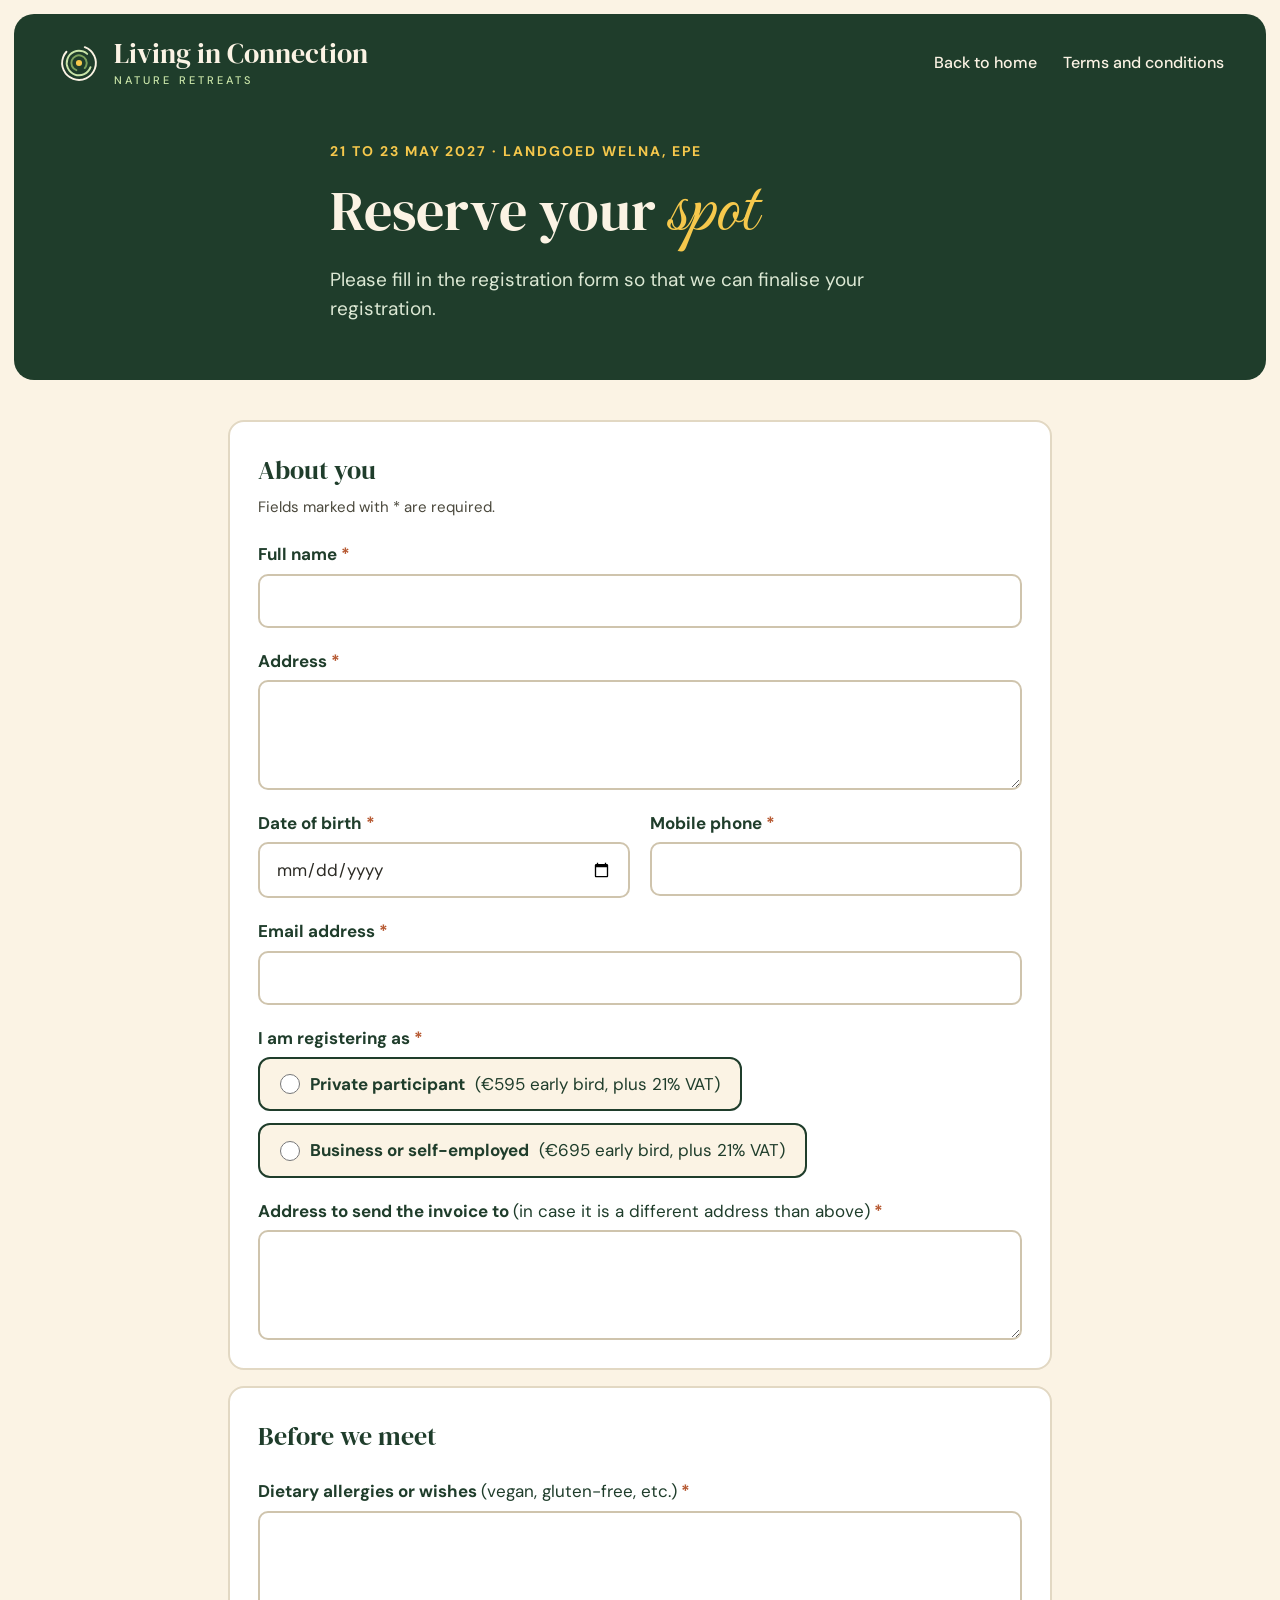
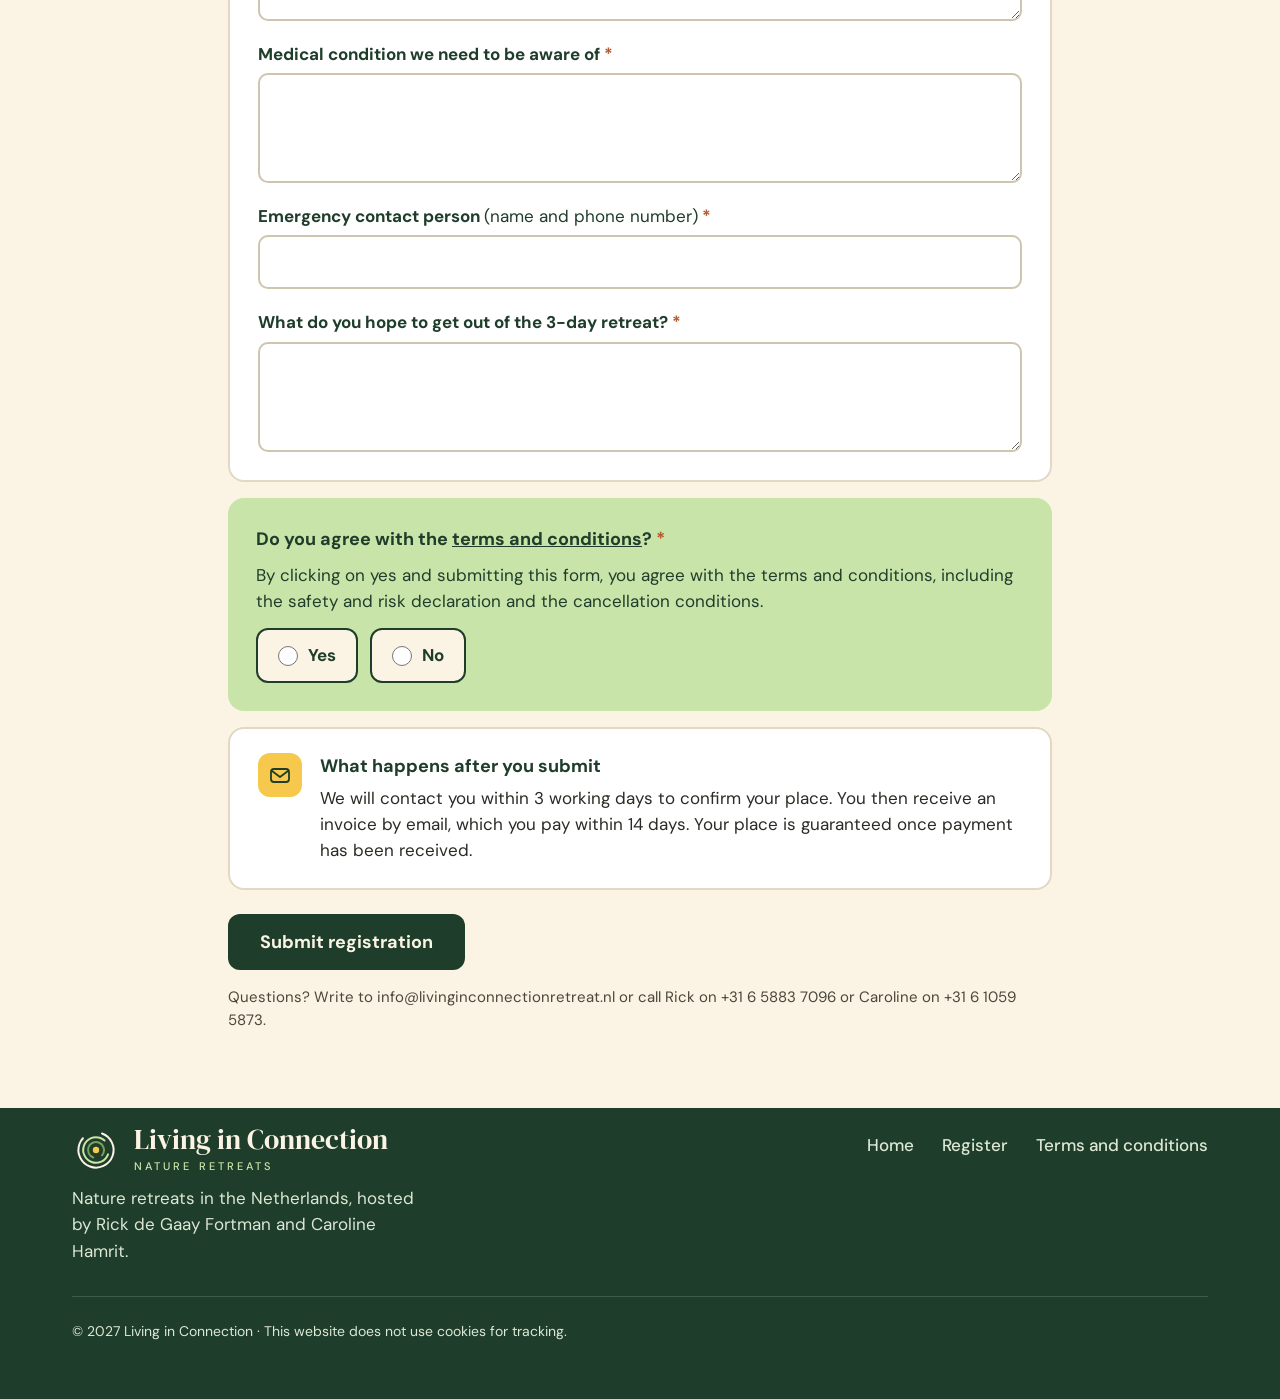
<file: register/index.html>
<!doctype html>
<html lang="en">
<head>
<meta charset="utf-8">
<meta name="viewport" content="width=device-width,initial-scale=1">
<title>Reserve your spot | Living in Connection</title>
<meta name="description" content="Register for the Living in Connection nature retreat, 21 to 23 May 2027 at Landgoed Welna, Epe.">
<link rel="canonical" href="https://livinginconnectionretreat.nl/register/">
<link rel="icon" href="/favicon.svg" type="image/svg+xml">
<meta property="og:type" content="website"><meta property="og:title" content="Reserve your spot | Living in Connection"><meta property="og:description" content="Register for the Living in Connection nature retreat, 21 to 23 May 2027 at Landgoed Welna, Epe."><meta property="og:url" content="https://livinginconnectionretreat.nl/register/"><meta property="og:image" content="https://livinginconnectionretreat.nl/images/hero.jpg">
<link rel="preload" href="/fonts/dm-serif-display-latin-400-normal.woff2" as="font" type="font/woff2" crossorigin>
<link rel="stylesheet" href="/fonts/fonts.css">
<link rel="stylesheet" href="/css/style.css?v=6">
</head>
<body>
<header class="hero plain"><div class="topbar"><a class="brand" href="/" aria-label="Living in Connection, home"><svg viewBox="0 0 120 120" width="46" height="46" aria-hidden="true" style="display:block;flex:0 0 46px"><circle cx="60" cy="60" r="44" fill="none" stroke="#FBF3E4" stroke-width="5" stroke-linecap="round" stroke-dasharray="222.7 53.8" transform="rotate(-70 60 60)"/><circle cx="60" cy="60" r="32" fill="none" stroke="#C9E4A8" stroke-width="5" stroke-linecap="round" stroke-dasharray="162 39.1" transform="rotate(20 60 60)"/><circle cx="60" cy="60" r="20" fill="none" stroke="#7BA05B" stroke-width="5" stroke-linecap="round" stroke-dasharray="101.2 24.5" transform="rotate(110 60 60)"/><circle cx="60" cy="60" r="8" fill="#F6C84C"/></svg><span><span class="t1">Living in Connection</span><span class="t2">Nature retreats</span></span></a><nav class="main" aria-label="Main"><a href="/">Back to home</a><a href="/terms-and-conditions/">Terms and conditions</a></nav></div>
<div class="pagehead"><p class="kick" style="margin:0 0 10px;font-weight:700;letter-spacing:.14em;text-transform:uppercase;font-size:14px;color:#F6C84C">21 to 23 May 2027 · Landgoed Welna, Epe</p>
<h1>Reserve your <span class="sc">spot</span></h1><p style="margin:14px 0 0;max-width:620px;color:#DCE8D4;font-size:19px">Please fill in the registration form so that we can finalise your registration.</p></div></header>
<main style="max-width:880px;margin:40px auto 0;padding:0 28px 24px">
<form id="reg" method="post" action="/register.php" style="display:flex;flex-direction:column;gap:16px">
<div id="err" class="err" role="alert" hidden>Something went wrong. Please check all required fields and agree with the terms and conditions, or write to info@livinginconnectionretreat.nl.</div>
<div class="box"><p class="serif" style="margin:0 0 6px;font-size:26px;color:var(--forest)">About you</p><p style="margin:0 0 22px;font-size:15px;color:#4A483C">Fields marked with * are required.</p>
<div style="display:flex;flex-direction:column;gap:20px">
<div class="field"><label for="fullname">Full name <span class="req">*</span></label><input id="fullname" name="fullname" type="text" autocomplete="name" required></div>
<div class="field"><label for="address">Address <span class="req">*</span></label><textarea id="address" name="address" autocomplete="street-address" required></textarea></div>
<div style="display:flex;flex-wrap:wrap;gap:20px"><div class="field" style="flex:1 1 220px;min-width:0"><label for="dob">Date of birth <span class="req">*</span></label><input id="dob" name="dob" type="date" autocomplete="bday" required></div>
<div class="field" style="flex:1 1 220px;min-width:0"><label for="phone">Mobile phone <span class="req">*</span></label><input id="phone" name="phone" type="tel" autocomplete="tel" required></div></div>
<div class="field"><label for="email">Email address <span class="req">*</span></label><input id="email" name="email" type="email" autocomplete="email" required></div>
<fieldset class="field" style="border:0;margin:0;padding:0;min-width:0"><legend style="padding:0;margin-bottom:6px;font-weight:700;color:var(--forest)">I am registering as <span class="req">*</span></legend>
<div style="display:flex;flex-wrap:wrap;gap:12px"><label class="opt"><input type="radio" name="booking_as" value="private" id="as-private" required>Private participant <span style="font-weight:400" data-late="(€695, plus 21% VAT)">(€595 early bird, plus 21% VAT)</span></label><label class="opt"><input type="radio" name="booking_as" value="business" id="as-business">Business or self-employed <span style="font-weight:400" data-late="(€795, plus 21% VAT)">(€695 early bird, plus 21% VAT)</span></label></div></fieldset>
<div id="company-fields" hidden style="flex-direction:column;gap:20px">
<div class="field"><label for="company">Company name <span class="req">*</span></label><input id="company" name="company" type="text" autocomplete="organization"></div>
<div class="field"><label for="vatnr">VAT number <small>(optional, shown on the invoice)</small></label><input id="vatnr" name="vatnr" type="text"></div>
</div>
<div class="field"><label for="invoice">Address to send the invoice to <small>(in case it is a different address than above)</small> <span class="req">*</span></label><textarea id="invoice" name="invoice" required></textarea></div>
</div></div>
<div class="box"><p class="serif" style="margin:0 0 22px;font-size:26px;color:var(--forest)">Before we meet</p><div style="display:flex;flex-direction:column;gap:20px">
<div class="field"><label for="diet">Dietary allergies or wishes <small>(vegan, gluten-free, etc.)</small> <span class="req">*</span></label><textarea id="diet" name="diet" required></textarea></div>
<div class="field"><label for="medical">Medical condition we need to be aware of <span class="req">*</span></label><textarea id="medical" name="medical" required></textarea></div>
<div class="field"><label for="emergency">Emergency contact person <small>(name and phone number)</small> <span class="req">*</span></label><input id="emergency" name="emergency" type="text" required></div>
<div class="field"><label for="hope">What do you hope to get out of the 3-day retreat? <span class="req">*</span></label><textarea id="hope" name="hope" required></textarea></div></div></div>
<div style="background:var(--moss);border-radius:16px;padding:28px"><fieldset style="border:0;margin:0;padding:0;min-width:0"><legend style="padding:0;font-weight:700;color:var(--forest);font-size:18px">Do you agree with the <a href="/terms-and-conditions/" target="_blank" rel="noopener" style="text-decoration:underline">terms and conditions</a>? <span class="req">*</span></legend>
<p style="margin:8px 0 14px;color:var(--forest)">By clicking on yes and submitting this form, you agree with the terms and conditions, including the safety and risk declaration and the cancellation conditions.</p>
<div style="display:flex;flex-wrap:wrap;gap:12px"><label class="opt"><input type="radio" name="agree" value="yes" id="agree-yes">Yes</label><label class="opt"><input type="radio" name="agree" value="no" id="agree-no">No</label></div>
<p id="warn" role="alert" hidden style="margin:14px 0 0;padding:12px 16px;border-radius:10px;background:var(--cream);border:2px solid var(--clay);color:#7A3317;font-weight:500">To complete your registration you need to agree with the terms and conditions.</p></fieldset></div>
<div class="hp" aria-hidden="true"><label>Leave this empty <input type="text" name="website" tabindex="-1" autocomplete="off"></label></div>
<div class="box" style="padding:24px 28px;display:flex;gap:18px;align-items:flex-start"><div style="flex:0 0 44px;width:44px;height:44px;border-radius:12px;background:#F6C84C;color:#1F3D2B;display:flex;align-items:center;justify-content:center"><svg viewBox="0 0 24 24" width="24" height="24" fill="none" stroke="currentColor" stroke-width="1.8" stroke-linecap="round" stroke-linejoin="round" aria-hidden="true"><rect x="3" y="6" width="18" height="13" rx="3"/><path d="M4 8l8 6 8-6"/></svg></div>
<div style="flex:1;min-width:0"><p style="margin:0 0 4px;font-weight:700;color:var(--forest);font-size:18px">What happens after you submit</p><p style="margin:0">We will contact you within 3 working days to confirm your place. You then receive an invoice by email, which you pay within 14 days. Your place is guaranteed once payment has been received.</p></div></div>
<div style="display:flex;flex-wrap:wrap;gap:16px;align-items:center;padding:8px 0 4px"><button class="btn" type="submit" style="min-height:48px;padding:16px 32px">Submit registration</button><p style="margin:0;font-size:15px;color:#4A483C">Questions? Write to info@livinginconnectionretreat.nl or call Rick on +31 6 5883 7096 or Caroline on +31 6 1059 5873.</p></div>
</form></main>
<div style="height:48px"></div>
<footer style="background:var(--cream)">

<div class="foot"><div class="in">
<div style="flex:1 1 300px;min-width:0"><div style="display:flex;align-items:center;gap:14px;margin:0 0 10px"><svg viewBox="0 0 120 120" width="48" height="48" aria-hidden="true" style="display:block;flex:0 0 48px"><circle cx="60" cy="60" r="44" fill="none" stroke="#FBF3E4" stroke-width="5" stroke-linecap="round" stroke-dasharray="222.7 53.8" transform="rotate(-70 60 60)"/><circle cx="60" cy="60" r="32" fill="none" stroke="#C9E4A8" stroke-width="5" stroke-linecap="round" stroke-dasharray="162 39.1" transform="rotate(20 60 60)"/><circle cx="60" cy="60" r="20" fill="none" stroke="#7BA05B" stroke-width="5" stroke-linecap="round" stroke-dasharray="101.2 24.5" transform="rotate(110 60 60)"/><circle cx="60" cy="60" r="8" fill="#F6C84C"/></svg><span><span class="serif" style="display:block;font-size:28px;line-height:1.1;color:#FBF3E4">Living in Connection</span><span style="display:block;font-size:11px;font-weight:500;letter-spacing:.28em;text-transform:uppercase;color:#C9E4A8;margin-top:3px">Nature retreats</span></span></div>
<p style="margin:0;max-width:360px">Nature retreats in the Netherlands, hosted by Rick de Gaay Fortman and Caroline Hamrit.</p></div>
<nav aria-label="Footer"><a href="/">Home</a><a href="/register/">Register</a><a href="/terms-and-conditions/">Terms and conditions</a></nav>
<p class="copy">© 2027 Living in Connection · This website does not use cookies for tracking.</p>
</div></div>
</footer>
<script src="/js/main.js?v=7" defer></script>
</body></html>
</file>
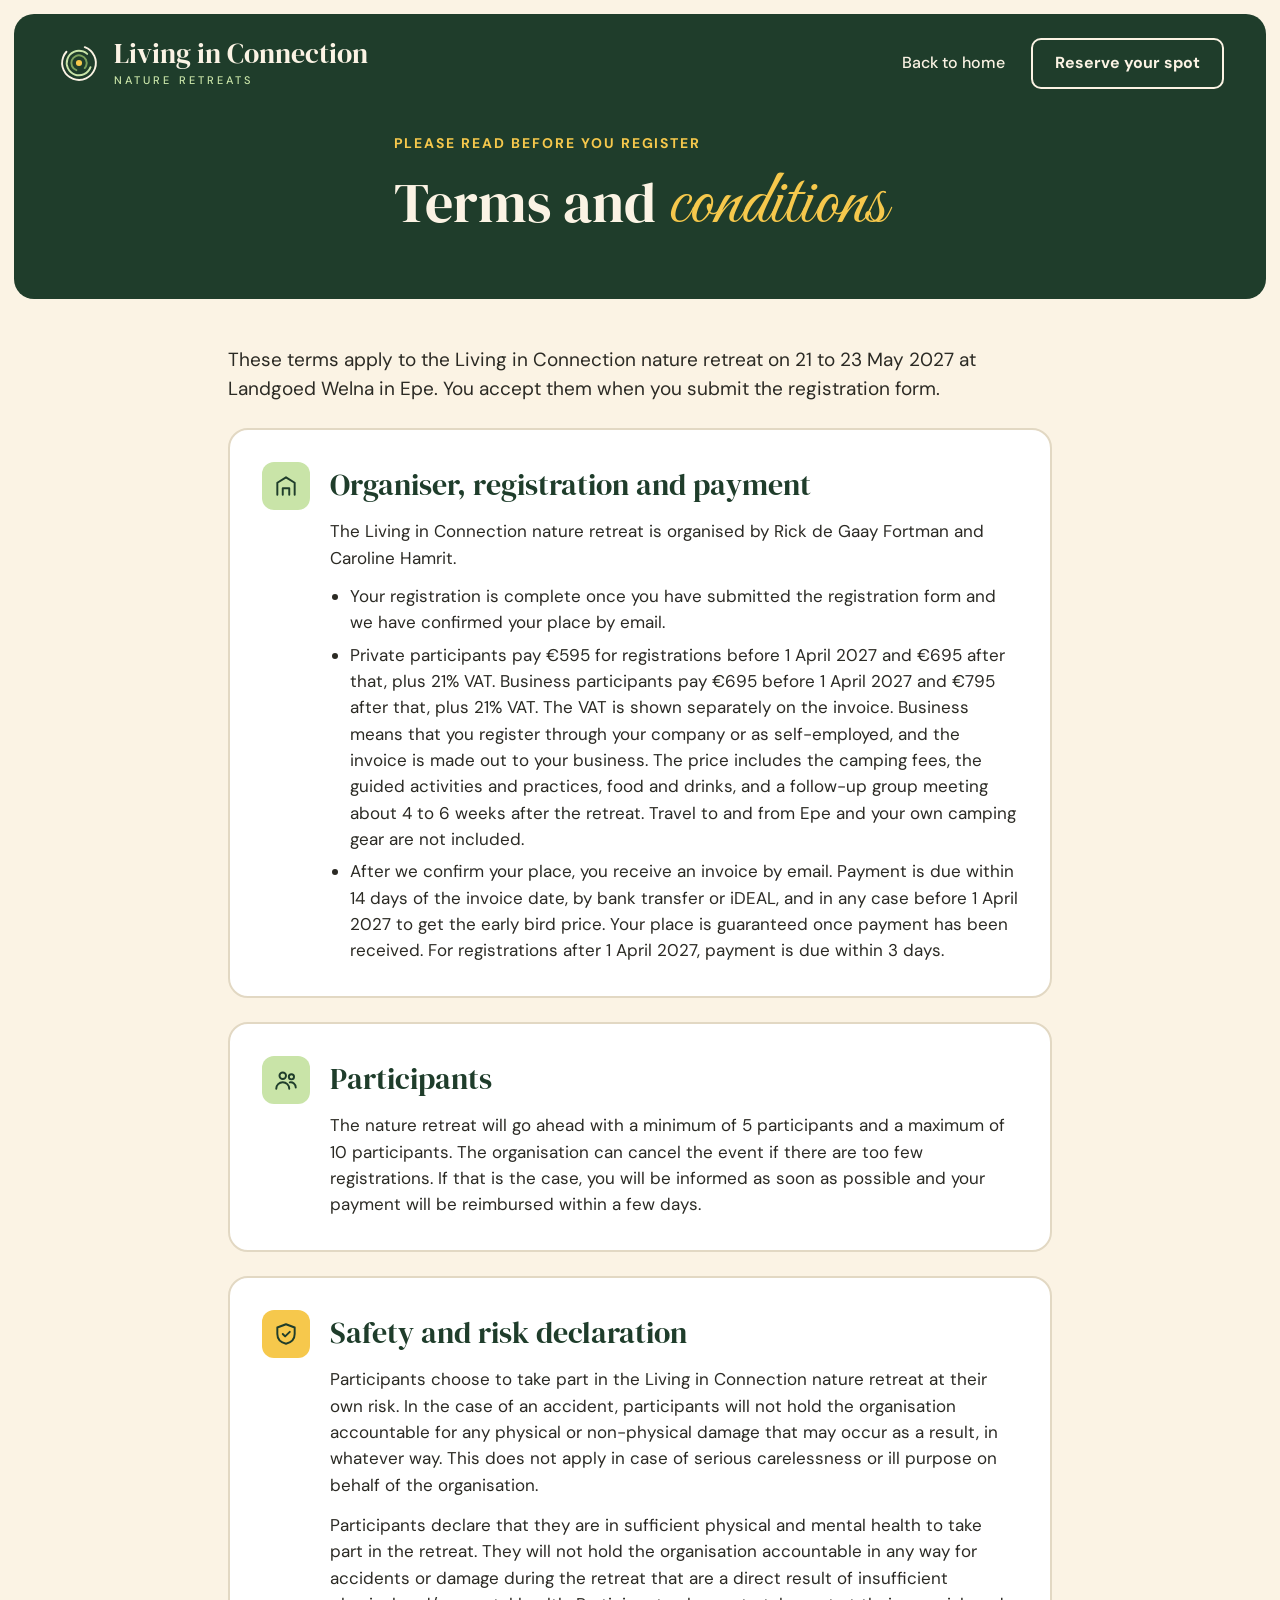
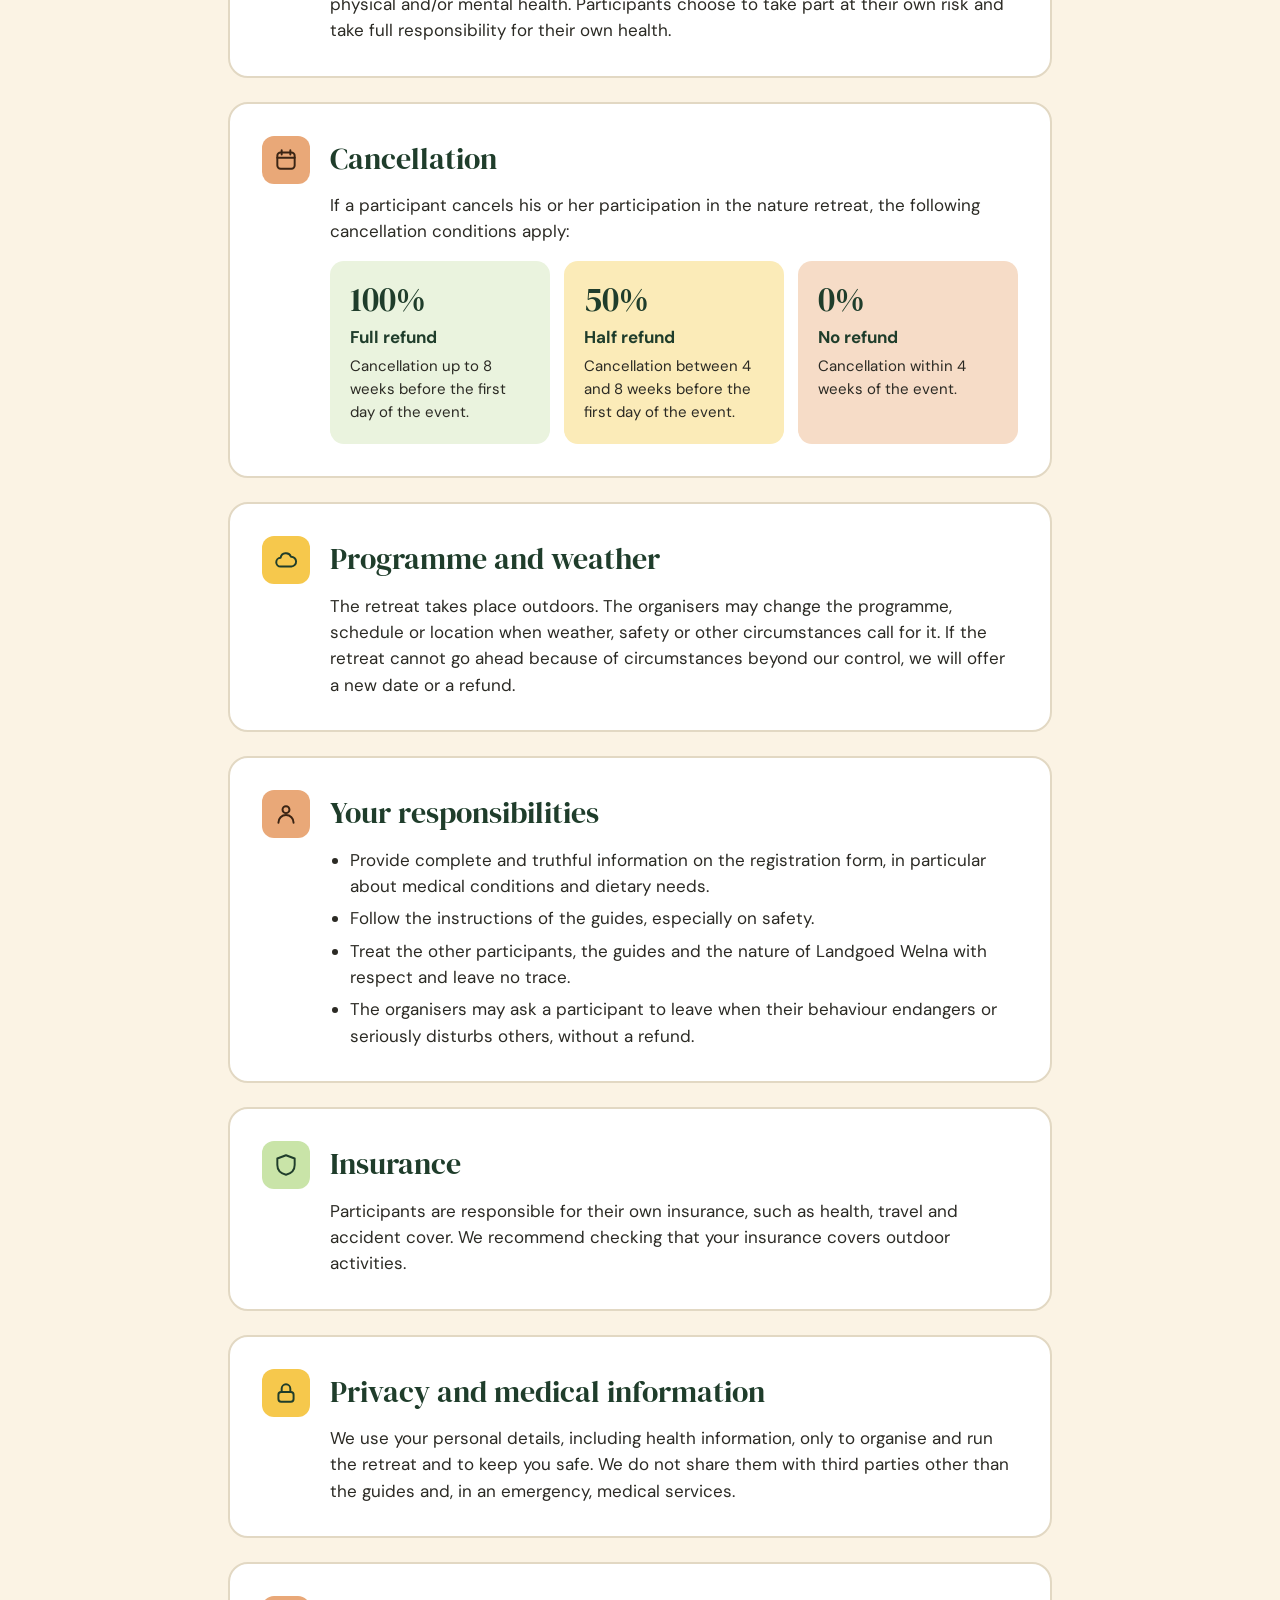
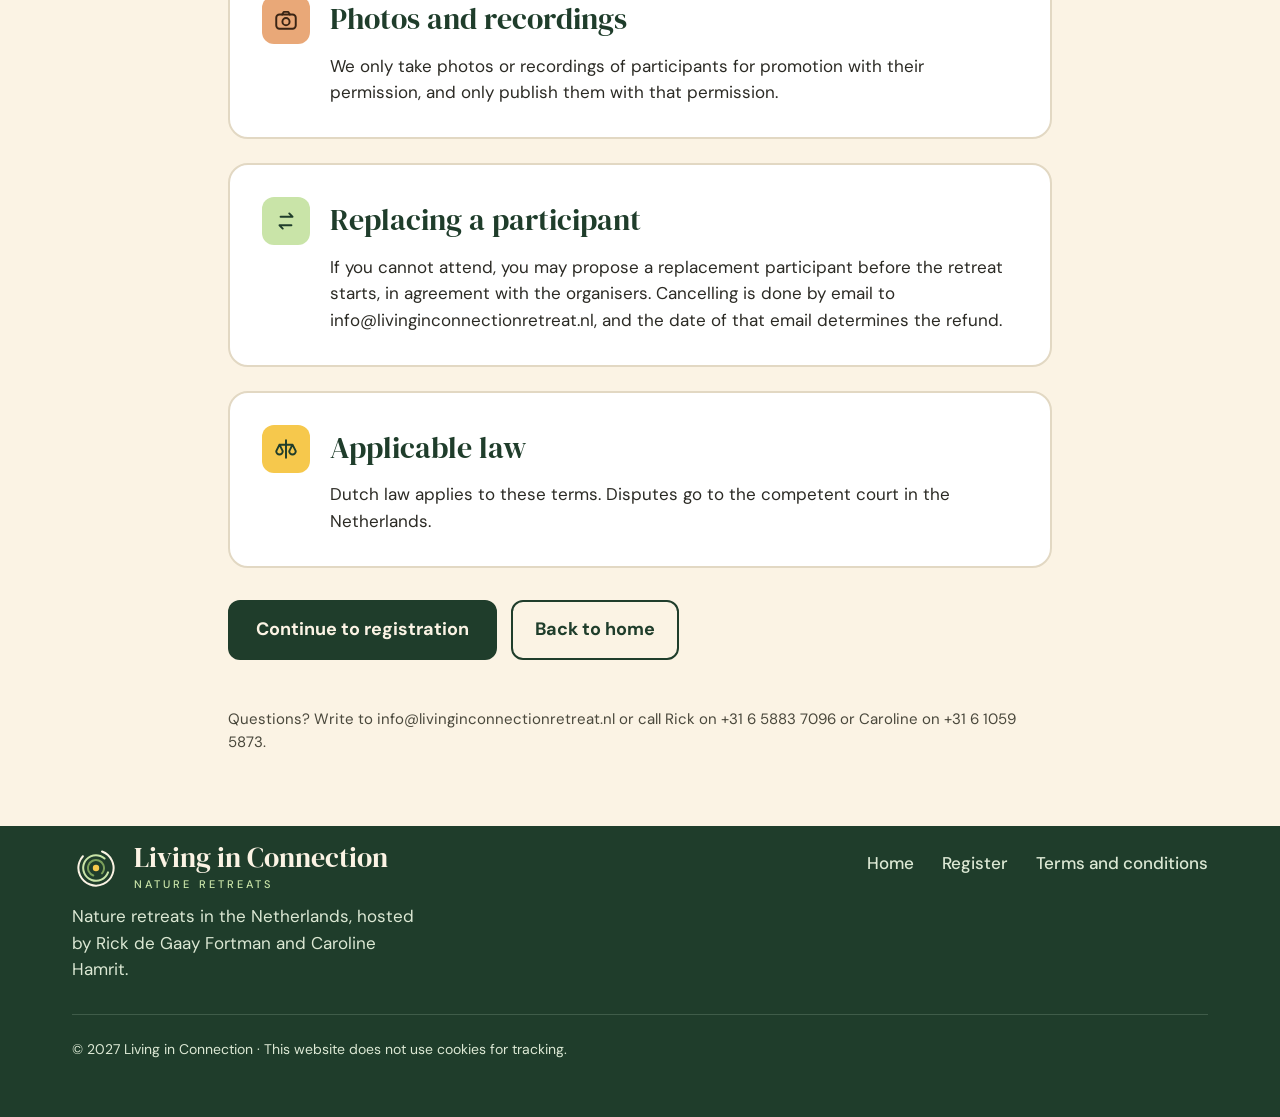
<file: terms-and-conditions/index.html>
<!doctype html>
<html lang="en">
<head>
<meta charset="utf-8">
<meta name="viewport" content="width=device-width,initial-scale=1">
<title>Terms and conditions | Living in Connection</title>
<meta name="description" content="Terms and conditions for the Living in Connection nature retreat, 21 to 23 May 2027 at Landgoed Welna, Epe.">
<link rel="canonical" href="https://livinginconnectionretreat.nl/terms-and-conditions/">
<link rel="icon" href="/favicon.svg" type="image/svg+xml">
<meta property="og:type" content="website"><meta property="og:title" content="Terms and conditions | Living in Connection"><meta property="og:description" content="Terms and conditions for the Living in Connection nature retreat, 21 to 23 May 2027 at Landgoed Welna, Epe."><meta property="og:url" content="https://livinginconnectionretreat.nl/terms-and-conditions/"><meta property="og:image" content="https://livinginconnectionretreat.nl/images/hero.jpg">
<link rel="preload" href="/fonts/dm-serif-display-latin-400-normal.woff2" as="font" type="font/woff2" crossorigin>
<link rel="stylesheet" href="/fonts/fonts.css">
<link rel="stylesheet" href="/css/style.css?v=6">
</head>
<body>
<header class="hero plain"><div class="topbar"><a class="brand" href="/" aria-label="Living in Connection, home"><svg viewBox="0 0 120 120" width="46" height="46" aria-hidden="true" style="display:block;flex:0 0 46px"><circle cx="60" cy="60" r="44" fill="none" stroke="#FBF3E4" stroke-width="5" stroke-linecap="round" stroke-dasharray="222.7 53.8" transform="rotate(-70 60 60)"/><circle cx="60" cy="60" r="32" fill="none" stroke="#C9E4A8" stroke-width="5" stroke-linecap="round" stroke-dasharray="162 39.1" transform="rotate(20 60 60)"/><circle cx="60" cy="60" r="20" fill="none" stroke="#7BA05B" stroke-width="5" stroke-linecap="round" stroke-dasharray="101.2 24.5" transform="rotate(110 60 60)"/><circle cx="60" cy="60" r="8" fill="#F6C84C"/></svg><span><span class="t1">Living in Connection</span><span class="t2">Nature retreats</span></span></a><nav class="main" aria-label="Main"><a href="/">Back to home</a><a class="cta" href="/register/">Reserve your spot</a></nav></div><div class="pagehead" style="padding-top:20px"><p style="margin:0 0 10px;font-weight:700;letter-spacing:.14em;text-transform:uppercase;font-size:14px;color:#F6C84C">Please read before you register</p><h1>Terms and <span class="sc">conditions</span></h1></div></header>
<main class="terms" style="max-width:880px;margin:0 auto;padding:32px 28px 24px;display:flex;flex-direction:column;gap:24px">
<p style="margin:0;font-size:19px">These terms apply to the Living in Connection nature retreat on 21 to 23 May 2027 at Landgoed Welna in Epe. You accept them when you submit the registration form.</p>
<section><div class="ti" style="background:#C9E4A8;color:#1F3D2B"><svg viewBox="0 0 24 24" width="26" height="26" fill="none" stroke="currentColor" stroke-width="1.8" stroke-linecap="round" stroke-linejoin="round" aria-hidden="true"><path d="M4 20V9l8-5 8 5v11"/><path d="M9 20v-6h6v6"/></svg></div><div class="body"><h2>Organiser, registration and payment</h2><p style="margin:0 0 12px">The Living in Connection nature retreat is organised by Rick de Gaay Fortman and Caroline Hamrit.</p><ul><li>Your registration is complete once you have submitted the registration form and we have confirmed your place by email.</li><li>Private participants pay €595 for registrations before 1 April 2027 and €695 after that, plus 21% VAT. Business participants pay €695 before 1 April 2027 and €795 after that, plus 21% VAT. The VAT is shown separately on the invoice. Business means that you register through your company or as self-employed, and the invoice is made out to your business. The price includes the camping fees, the guided activities and practices, food and drinks, and a follow-up group meeting about 4 to 6 weeks after the retreat. Travel to and from Epe and your own camping gear are not included.</li><li>After we confirm your place, you receive an invoice by email. Payment is due within 14 days of the invoice date, by bank transfer or iDEAL, and in any case before 1 April 2027 to get the early bird price. Your place is guaranteed once payment has been received. For registrations after 1 April 2027, payment is due within 3 days.</li></ul></div></section>
<section><div class="ti" style="background:#C9E4A8;color:#1F3D2B"><svg viewBox="0 0 24 24" width="26" height="26" fill="none" stroke="currentColor" stroke-width="1.8" stroke-linecap="round" stroke-linejoin="round" aria-hidden="true"><circle cx="9" cy="8" r="3"/><circle cx="17" cy="9" r="2.4"/><path d="M3 20c0-3.3 2.7-6 6-6s6 2.7 6 6"/><path d="M15.5 14.2c2.9-.4 5.5 1.6 5.5 4.8"/></svg></div><div class="body"><h2>Participants</h2><p style="margin:0">The nature retreat will go ahead with a minimum of 5 participants and a maximum of 10 participants. The organisation can cancel the event if there are too few registrations. If that is the case, you will be informed as soon as possible and your payment will be reimbursed within a few days.</p></div></section>
<section><div class="ti" style="background:#F6C84C;color:#1F3D2B"><svg viewBox="0 0 24 24" width="26" height="26" fill="none" stroke="currentColor" stroke-width="1.8" stroke-linecap="round" stroke-linejoin="round" aria-hidden="true"><path d="M12 3l8 3v6c0 4.5-3.2 7.8-8 9-4.8-1.2-8-4.5-8-9V6z"/><path d="M9 12l2.2 2.2L15.5 10"/></svg></div><div class="body"><h2>Safety and risk declaration</h2><p style="margin:0 0 14px">Participants choose to take part in the Living in Connection nature retreat at their own risk. In the case of an accident, participants will not hold the organisation accountable for any physical or non-physical damage that may occur as a result, in whatever way. This does not apply in case of serious carelessness or ill purpose on behalf of the organisation.</p><p style="margin:0">Participants declare that they are in sufficient physical and mental health to take part in the retreat. They will not hold the organisation accountable in any way for accidents or damage during the retreat that are a direct result of insufficient physical and/or mental health. Participants choose to take part at their own risk and take full responsibility for their own health.</p></div></section>
<section><div class="ti" style="background:#E9A878;color:#3A2414"><svg viewBox="0 0 24 24" width="26" height="26" fill="none" stroke="currentColor" stroke-width="1.8" stroke-linecap="round" stroke-linejoin="round" aria-hidden="true"><rect x="4" y="5" width="16" height="15" rx="3"/><path d="M8 3v4M16 3v4M4 10h16"/></svg></div><div class="body"><h2>Cancellation</h2><p style="margin:0 0 16px">If a participant cancels his or her participation in the nature retreat, the following cancellation conditions apply:</p><div class="tiers"><div style="background:#EAF3DE"><p class="big">100%</p><p style="margin:6px 0 0;font-weight:700;color:var(--forest)">Full refund</p><p style="margin:4px 0 0;font-size:15px">Cancellation up to 8 weeks before the first day of the event.</p></div><div style="background:#FBEBB8"><p class="big">50%</p><p style="margin:6px 0 0;font-weight:700;color:var(--forest)">Half refund</p><p style="margin:4px 0 0;font-size:15px">Cancellation between 4 and 8 weeks before the first day of the event.</p></div><div style="background:#F6DCC7"><p class="big">0%</p><p style="margin:6px 0 0;font-weight:700;color:var(--forest)">No refund</p><p style="margin:4px 0 0;font-size:15px">Cancellation within 4 weeks of the event.</p></div></div></div></section>
<section><div class="ti" style="background:#F6C84C;color:#1F3D2B"><svg viewBox="0 0 24 24" width="26" height="26" fill="none" stroke="currentColor" stroke-width="1.8" stroke-linecap="round" stroke-linejoin="round" aria-hidden="true"><path d="M7 18a4 4 0 010-8 5 5 0 019.6-1A4.5 4.5 0 0117 18z"/></svg></div><div class="body"><h2>Programme and weather</h2><p style="margin:0">The retreat takes place outdoors. The organisers may change the programme, schedule or location when weather, safety or other circumstances call for it. If the retreat cannot go ahead because of circumstances beyond our control, we will offer a new date or a refund.</p></div></section>
<section><div class="ti" style="background:#E9A878;color:#3A2414"><svg viewBox="0 0 24 24" width="26" height="26" fill="none" stroke="currentColor" stroke-width="1.8" stroke-linecap="round" stroke-linejoin="round" aria-hidden="true"><circle cx="12" cy="8" r="3.2"/><path d="M5 20c0-3.9 3.1-7 7-7s7 3.1 7 7"/></svg></div><div class="body"><h2>Your responsibilities</h2><ul><li>Provide complete and truthful information on the registration form, in particular about medical conditions and dietary needs.</li><li>Follow the instructions of the guides, especially on safety.</li><li>Treat the other participants, the guides and the nature of Landgoed Welna with respect and leave no trace.</li><li>The organisers may ask a participant to leave when their behaviour endangers or seriously disturbs others, without a refund.</li></ul></div></section>
<section><div class="ti" style="background:#C9E4A8;color:#1F3D2B"><svg viewBox="0 0 24 24" width="26" height="26" fill="none" stroke="currentColor" stroke-width="1.8" stroke-linecap="round" stroke-linejoin="round" aria-hidden="true"><path d="M12 3l8 3v6c0 4.5-3.2 7.8-8 9-4.8-1.2-8-4.5-8-9V6z"/></svg></div><div class="body"><h2>Insurance</h2><p style="margin:0">Participants are responsible for their own insurance, such as health, travel and accident cover. We recommend checking that your insurance covers outdoor activities.</p></div></section>
<section><div class="ti" style="background:#F6C84C;color:#1F3D2B"><svg viewBox="0 0 24 24" width="26" height="26" fill="none" stroke="currentColor" stroke-width="1.8" stroke-linecap="round" stroke-linejoin="round" aria-hidden="true"><rect x="5" y="11" width="14" height="9" rx="2.5"/><path d="M8 11V8a4 4 0 018 0v3"/></svg></div><div class="body"><h2>Privacy and medical information</h2><p style="margin:0">We use your personal details, including health information, only to organise and run the retreat and to keep you safe. We do not share them with third parties other than the guides and, in an emergency, medical services.</p></div></section>
<section><div class="ti" style="background:#E9A878;color:#3A2414"><svg viewBox="0 0 24 24" width="26" height="26" fill="none" stroke="currentColor" stroke-width="1.8" stroke-linecap="round" stroke-linejoin="round" aria-hidden="true"><rect x="3" y="7" width="18" height="13" rx="3"/><circle cx="12" cy="13.5" r="3.3"/><path d="M8.5 7l1.4-2.5h4.2L15.5 7"/></svg></div><div class="body"><h2>Photos and recordings</h2><p style="margin:0">We only take photos or recordings of participants for promotion with their permission, and only publish them with that permission.</p></div></section>
<section><div class="ti" style="background:#C9E4A8;color:#1F3D2B"><svg viewBox="0 0 24 24" width="26" height="26" fill="none" stroke="currentColor" stroke-width="1.8" stroke-linecap="round" stroke-linejoin="round" aria-hidden="true"><path d="M7 8h11l-3-3M17 16H6l3 3"/></svg></div><div class="body"><h2>Replacing a participant</h2><p style="margin:0">If you cannot attend, you may propose a replacement participant before the retreat starts, in agreement with the organisers. Cancelling is done by email to info@livinginconnectionretreat.nl, and the date of that email determines the refund.</p></div></section>
<section><div class="ti" style="background:#F6C84C;color:#1F3D2B"><svg viewBox="0 0 24 24" width="26" height="26" fill="none" stroke="currentColor" stroke-width="1.8" stroke-linecap="round" stroke-linejoin="round" aria-hidden="true"><path d="M12 4v16M6 8h12M6 8l-3 6a3 3 0 006 0zM18 8l-3 6a3 3 0 006 0z"/></svg></div><div class="body"><h2>Applicable law</h2><p style="margin:0">Dutch law applies to these terms. Disputes go to the competent court in the Netherlands.</p></div></section>
<div style="display:flex;flex-wrap:wrap;gap:14px;align-items:center;padding:8px 0 24px"><a class="btn" href="/register/">Continue to registration</a><a class="btn ghost" href="/">Back to home</a></div>
<p style="margin:0;font-size:15px;color:#4A483C">Questions? Write to info@livinginconnectionretreat.nl or call Rick on +31 6 5883 7096 or Caroline on +31 6 1059 5873.</p></main>
<div style="height:48px"></div><footer style="background:var(--cream)">

<div class="foot"><div class="in">
<div style="flex:1 1 300px;min-width:0"><div style="display:flex;align-items:center;gap:14px;margin:0 0 10px"><svg viewBox="0 0 120 120" width="48" height="48" aria-hidden="true" style="display:block;flex:0 0 48px"><circle cx="60" cy="60" r="44" fill="none" stroke="#FBF3E4" stroke-width="5" stroke-linecap="round" stroke-dasharray="222.7 53.8" transform="rotate(-70 60 60)"/><circle cx="60" cy="60" r="32" fill="none" stroke="#C9E4A8" stroke-width="5" stroke-linecap="round" stroke-dasharray="162 39.1" transform="rotate(20 60 60)"/><circle cx="60" cy="60" r="20" fill="none" stroke="#7BA05B" stroke-width="5" stroke-linecap="round" stroke-dasharray="101.2 24.5" transform="rotate(110 60 60)"/><circle cx="60" cy="60" r="8" fill="#F6C84C"/></svg><span><span class="serif" style="display:block;font-size:28px;line-height:1.1;color:#FBF3E4">Living in Connection</span><span style="display:block;font-size:11px;font-weight:500;letter-spacing:.28em;text-transform:uppercase;color:#C9E4A8;margin-top:3px">Nature retreats</span></span></div>
<p style="margin:0;max-width:360px">Nature retreats in the Netherlands, hosted by Rick de Gaay Fortman and Caroline Hamrit.</p></div>
<nav aria-label="Footer"><a href="/">Home</a><a href="/register/">Register</a><a href="/terms-and-conditions/">Terms and conditions</a></nav>
<p class="copy">© 2027 Living in Connection · This website does not use cookies for tracking.</p>
</div></div>
</footer>
</body></html>
</file>
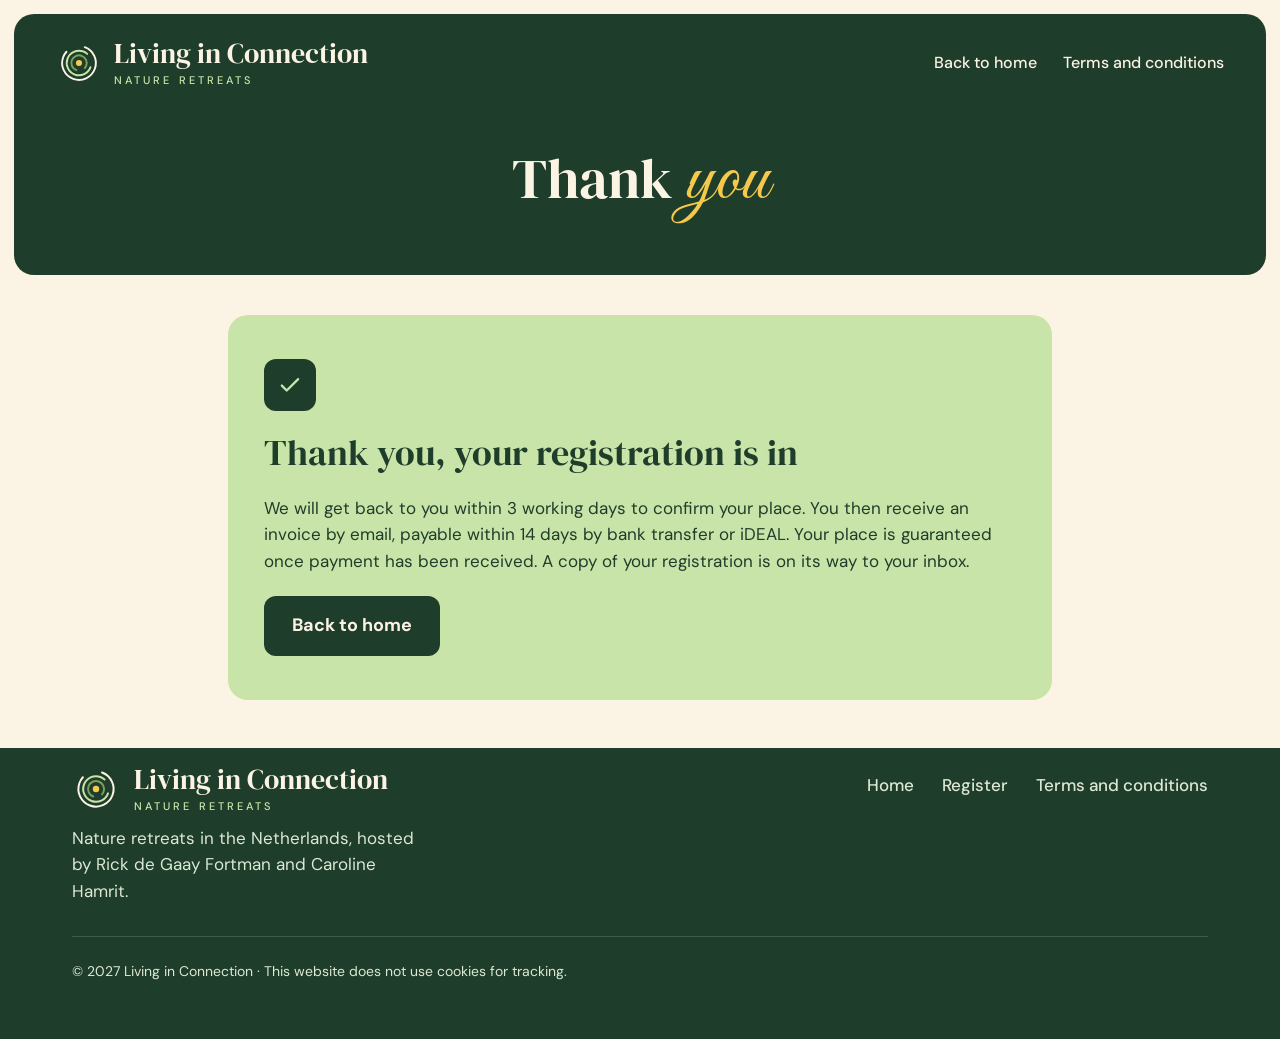
<file: register/thanks/index.html>
<!doctype html>
<html lang="en">
<head>
<meta charset="utf-8">
<meta name="viewport" content="width=device-width,initial-scale=1">
<title>Thank you | Living in Connection</title>
<meta name="description" content="Your registration for the Living in Connection retreat is in.">
<link rel="canonical" href="https://livinginconnectionretreat.nl/register/thanks/">
<link rel="icon" href="/favicon.svg" type="image/svg+xml">
<meta property="og:type" content="website"><meta property="og:title" content="Thank you | Living in Connection"><meta property="og:description" content="Your registration for the Living in Connection retreat is in."><meta property="og:url" content="https://livinginconnectionretreat.nl/register/thanks/"><meta property="og:image" content="https://livinginconnectionretreat.nl/images/hero.jpg">
<link rel="preload" href="/fonts/dm-serif-display-latin-400-normal.woff2" as="font" type="font/woff2" crossorigin>
<link rel="stylesheet" href="/fonts/fonts.css">
<link rel="stylesheet" href="/css/style.css?v=6">
<meta name="robots" content="noindex">
</head>
<body>
<header class="hero plain"><div class="topbar"><a class="brand" href="/" aria-label="Living in Connection, home"><svg viewBox="0 0 120 120" width="46" height="46" aria-hidden="true" style="display:block;flex:0 0 46px"><circle cx="60" cy="60" r="44" fill="none" stroke="#FBF3E4" stroke-width="5" stroke-linecap="round" stroke-dasharray="222.7 53.8" transform="rotate(-70 60 60)"/><circle cx="60" cy="60" r="32" fill="none" stroke="#C9E4A8" stroke-width="5" stroke-linecap="round" stroke-dasharray="162 39.1" transform="rotate(20 60 60)"/><circle cx="60" cy="60" r="20" fill="none" stroke="#7BA05B" stroke-width="5" stroke-linecap="round" stroke-dasharray="101.2 24.5" transform="rotate(110 60 60)"/><circle cx="60" cy="60" r="8" fill="#F6C84C"/></svg><span><span class="t1">Living in Connection</span><span class="t2">Nature retreats</span></span></a><nav class="main" aria-label="Main"><a href="/">Back to home</a><a href="/terms-and-conditions/">Terms and conditions</a></nav></div><div class="pagehead"><h1>Thank <span class="sc">you</span></h1></div></header>
<main style="max-width:880px;margin:40px auto 0;padding:0 28px"><div style="background:#C9E4A8;border-radius:20px;padding:44px 36px;display:flex;flex-direction:column;gap:14px" role="status">
<div style="width:52px;height:52px;border-radius:12px;background:#1F3D2B;color:#C9E4A8;display:flex;align-items:center;justify-content:center"><svg viewBox="0 0 24 24" width="28" height="28" fill="none" stroke="currentColor" stroke-width="2" stroke-linecap="round" stroke-linejoin="round" aria-hidden="true"><path d="M5 12.5l4.2 4.2L19 7"/></svg></div>
<h2 class="serif" style="margin:0;font-size:36px;color:var(--forest)">Thank you, your registration is in</h2>
<p style="margin:0;color:var(--forest)">We will get back to you within 3 working days to confirm your place. You then receive an invoice by email, payable within 14 days by bank transfer or iDEAL. Your place is guaranteed once payment has been received. A copy of your registration is on its way to your inbox.</p>
<a class="btn" style="align-self:flex-start;margin-top:8px" href="/">Back to home</a></div></main>
<div style="height:48px"></div><footer style="background:var(--cream)">

<div class="foot"><div class="in">
<div style="flex:1 1 300px;min-width:0"><div style="display:flex;align-items:center;gap:14px;margin:0 0 10px"><svg viewBox="0 0 120 120" width="48" height="48" aria-hidden="true" style="display:block;flex:0 0 48px"><circle cx="60" cy="60" r="44" fill="none" stroke="#FBF3E4" stroke-width="5" stroke-linecap="round" stroke-dasharray="222.7 53.8" transform="rotate(-70 60 60)"/><circle cx="60" cy="60" r="32" fill="none" stroke="#C9E4A8" stroke-width="5" stroke-linecap="round" stroke-dasharray="162 39.1" transform="rotate(20 60 60)"/><circle cx="60" cy="60" r="20" fill="none" stroke="#7BA05B" stroke-width="5" stroke-linecap="round" stroke-dasharray="101.2 24.5" transform="rotate(110 60 60)"/><circle cx="60" cy="60" r="8" fill="#F6C84C"/></svg><span><span class="serif" style="display:block;font-size:28px;line-height:1.1;color:#FBF3E4">Living in Connection</span><span style="display:block;font-size:11px;font-weight:500;letter-spacing:.28em;text-transform:uppercase;color:#C9E4A8;margin-top:3px">Nature retreats</span></span></div>
<p style="margin:0;max-width:360px">Nature retreats in the Netherlands, hosted by Rick de Gaay Fortman and Caroline Hamrit.</p></div>
<nav aria-label="Footer"><a href="/">Home</a><a href="/register/">Register</a><a href="/terms-and-conditions/">Terms and conditions</a></nav>
<p class="copy">© 2027 Living in Connection · This website does not use cookies for tracking.</p>
</div></div>
</footer>
</body></html>
</file>
<file: fonts/fonts.css>
@font-face{font-family:'DM Sans';font-style:normal;font-weight:400;font-display:swap;src:url(dm-sans-latin-400-normal.woff2) format('woff2')}
@font-face{font-family:'DM Sans';font-style:italic;font-weight:400;font-display:swap;src:url(dm-sans-latin-400-italic.woff2) format('woff2')}
@font-face{font-family:'DM Sans';font-style:normal;font-weight:500;font-display:swap;src:url(dm-sans-latin-500-normal.woff2) format('woff2')}
@font-face{font-family:'DM Sans';font-style:normal;font-weight:700;font-display:swap;src:url(dm-sans-latin-700-normal.woff2) format('woff2')}
@font-face{font-family:'DM Serif Display';font-style:normal;font-weight:400;font-display:swap;src:url(dm-serif-display-latin-400-normal.woff2) format('woff2')}
@font-face{font-family:'DM Serif Display';font-style:italic;font-weight:400;font-display:swap;src:url(dm-serif-display-latin-400-italic.woff2) format('woff2')}
@font-face{font-family:'Great Vibes';font-style:normal;font-weight:400;font-display:swap;src:url(great-vibes-latin-400-normal.woff2) format('woff2')}
</file>
<file: css/style.css>
:root{--forest:#1F3D2B;--fern:#3F6B3A;--moss:#C9E4A8;--sage:#A9C4A0;--leaf:#7BA05B;--sand:#EFE3D0;--cream:#FBF3E4;--sun:#F6C84C;--clay:#B5562E;--peach:#E9A878;--ink:#2B2A24;--soft:#3C3A2F}
*{box-sizing:border-box}
html{scroll-behavior:smooth}
body{margin:0;font-family:'DM Sans',system-ui,sans-serif;color:var(--ink);background:var(--cream);line-height:1.55;font-size:17px}
img{max-width:100%}
a{color:inherit}a:hover{opacity:.85}
h1,h2,h3,p{margin-top:0}
.serif{font-family:'DM Serif Display',Georgia,serif;font-weight:400}
.script{font-family:'Great Vibes','Brush Script MT',cursive;font-weight:400;display:block;line-height:1.05}
.eyebrow{margin:0 0 10px;font-weight:700;letter-spacing:.14em;text-transform:uppercase;font-size:14px;color:var(--clay)}
.wrap{max-width:1200px;margin:0 auto;padding:0 32px}
.row{display:flex;flex-wrap:wrap;gap:56px;align-items:center}
.col{flex:1 1 420px;min-width:0}
h2.h{margin:0;font-family:'DM Serif Display',Georgia,serif;font-weight:400;font-size:clamp(34px,5vw,52px);line-height:1.05;color:var(--forest)}
.s-xl{font-size:clamp(64px,13vw,150px)}.s-lg{font-size:clamp(60px,10vw,120px)}.s-md{font-size:clamp(54px,8.5vw,100px)}.s-sm{font-size:clamp(48px,7vw,84px)}
.uw{padding-bottom:.14em;background-repeat:no-repeat;background-position:left bottom;background-size:100% .22em;-webkit-box-decoration-break:clone;box-decoration-break:clone}
.uw.sun{background-image:url("data:image/svg+xml;utf8,<svg xmlns='http://www.w3.org/2000/svg' viewBox='0 0 100 10' preserveAspectRatio='none'><path d='M2 6 C 20 1, 35 9, 55 5 S 85 3, 98 6' fill='none' stroke='%23F6C84C' stroke-width='4' stroke-linecap='round'/></svg>")}
.uw.gold{background-image:url("data:image/svg+xml;utf8,<svg xmlns='http://www.w3.org/2000/svg' viewBox='0 0 100 10' preserveAspectRatio='none'><path d='M2 6 C 20 1, 35 9, 55 5 S 85 3, 98 6' fill='none' stroke='%23E0A91F' stroke-width='4' stroke-linecap='round'/></svg>")}
.uw.rust{background-image:url("data:image/svg+xml;utf8,<svg xmlns='http://www.w3.org/2000/svg' viewBox='0 0 100 10' preserveAspectRatio='none'><path d='M2 6 C 20 1, 35 9, 55 5 S 85 3, 98 6' fill='none' stroke='%237A3A18' stroke-width='4' stroke-linecap='round'/></svg>")}
.btn{display:inline-block;text-decoration:none;padding:16px 28px;border-radius:12px;background:var(--forest);color:var(--cream);font-weight:700;font-size:18px;font-family:inherit;border:0;cursor:pointer}
.btn.sun{background:var(--sun);color:var(--forest)}
.btn.ghost{background:transparent;border:2px solid var(--forest);color:var(--forest);padding:14px 22px}
/* header */
.hero{margin:14px;border-radius:20px;overflow:hidden;position:relative;background:#22403A;color:var(--cream);display:flex;flex-direction:column}
.hero.tall{min-height:780px}
.hero>img.bg{position:absolute;inset:0;width:100%;height:100%;object-fit:cover}
.hero .shade{position:absolute;inset:0;background:linear-gradient(180deg,rgba(15,35,28,.6) 0%,rgba(15,35,28,.38) 45%,rgba(15,35,28,.65) 100%)}
.hero.plain{background:var(--forest)}
.topbar{position:relative;max-width:1240px;width:100%;margin:0 auto;padding:24px 36px;display:flex;flex-wrap:wrap;align-items:center;justify-content:space-between;gap:16px}
.brand{display:flex;align-items:center;gap:12px;text-decoration:none;color:var(--cream)}
.brand .t1{display:block;font-family:'DM Serif Display',Georgia,serif;font-size:28px;line-height:1.1}
.brand .t2{display:block;font-size:11px;font-weight:500;letter-spacing:.28em;text-transform:uppercase;color:var(--moss);margin-top:3px}
nav.main{display:flex;flex-wrap:wrap;align-items:center;gap:4px 26px;font-weight:500;font-size:16px}
nav.main a{text-decoration:none;padding:12px 0}
nav.main a.cta{padding:11px 22px;border-radius:10px;border:2px solid var(--cream);font-weight:700}
.hero-body{position:relative;max-width:1240px;width:100%;margin:0 auto;padding:100px 36px 120px}
.hero-body .kick{margin:0 0 14px;font-weight:700;letter-spacing:.14em;text-transform:uppercase;font-size:15px;color:var(--sun)}
.hero-body h1{margin:0;font-family:'DM Serif Display',Georgia,serif;font-weight:400;font-size:clamp(46px,8vw,88px);line-height:1.08}
.hero-body .script{margin-top:-6px;color:var(--cream)}
.hero-body p.lead{margin:18px 0 36px;font-size:21px;max-width:560px}
.pagehead{max-width:880px;margin:0 auto;padding:28px 36px 56px;position:relative}
.pagehead h1{margin:0;font-family:'DM Serif Display',Georgia,serif;font-weight:400;font-size:clamp(38px,6vw,56px);line-height:1.1}
.pagehead h1 .sc{font-family:'Great Vibes',cursive;font-size:1.4em;line-height:1;color:var(--sun)}
/* sections */
section.place{background:var(--sand);padding:96px 0}
.collage{flex:1 1 460px;min-width:0;position:relative;height:560px}
.collage .ph{position:absolute;border-radius:20px;overflow:hidden;box-shadow:0 12px 28px rgba(31,61,43,.25)}
.collage img,.ph img{display:block;width:100%;height:100%;object-fit:cover}
.collage .a{left:0;top:10px;width:62%;height:300px;transform:rotate(-4deg)}
.collage .b{right:0;top:230px;width:60%;height:300px;transform:rotate(3deg)}
.collage .sunbadge{position:absolute;left:44%;top:262px;width:84px;height:84px;border-radius:16px;background:var(--fern);display:flex;align-items:center;justify-content:center;box-shadow:0 6px 16px rgba(31,61,43,.3)}
.band{position:relative;overflow:hidden;margin:14px;border-radius:20px;background:var(--forest);padding:140px 32px;text-align:center}
.band img{position:absolute;inset:0;width:100%;height:100%;object-fit:cover}
.band .shade{position:absolute;inset:0;background:linear-gradient(180deg,rgba(15,35,28,.55),rgba(15,35,28,.45) 50%,rgba(15,35,28,.65))}
.band p{position:relative;margin:0 auto;max-width:860px;font-size:clamp(28px,4.5vw,42px);line-height:1.25;color:var(--cream)}
.band em{font-family:'DM Serif Display',Georgia,serif;font-weight:400;color:var(--sun)}
.cards{display:flex;flex-wrap:wrap;gap:20px}
.card{flex:1 1 240px;min-width:0;background:var(--sand);border-radius:20px;padding:28px}
.cards.wide .card{flex-basis:320px;background:var(--cream);padding:30px}
.ico{width:56px;height:56px;border-radius:12px;display:flex;align-items:center;justify-content:center}
.card h3{margin:18px 0 8px;font-family:'DM Serif Display',Georgia,serif;font-weight:400;font-size:25px;line-height:1.15;color:var(--forest)}
.card p{margin:0;color:var(--soft)}
.quote{margin-top:28px;background:var(--forest);color:var(--cream);border-radius:20px;padding:48px;display:flex;flex-wrap:wrap;gap:24px;align-items:flex-start}
.quote .qm{margin:0;font-family:'Great Vibes',cursive;font-size:96px;line-height:.7;color:var(--sun)}
.quote p.q{margin:0;flex:1 1 480px;min-width:0;font-family:'DM Serif Display',Georgia,serif;font-size:clamp(22px,3vw,30px);line-height:1.35}
.get{margin-top:28px;background:var(--forest);color:var(--cream);border-radius:20px;padding:56px 40px}
.get ul{margin:0;padding:0;list-style:none;display:flex;flex-wrap:wrap;gap:16px}
.get li{flex:1 1 190px;min-width:0;background:#2B5238;border-radius:16px;padding:26px 22px;display:flex;flex-direction:column;align-items:flex-start;gap:18px;font-size:18px;line-height:1.4}
.get .ico{width:64px;height:64px;border-radius:14px}
.hosts{display:flex;flex-wrap:wrap;gap:32px}
.host{flex:1 1 440px;min-width:0;background:var(--sand);border-radius:20px;padding:28px;display:flex;flex-wrap:wrap;gap:24px;align-items:flex-start}
.host img{flex:0 0 160px;width:160px;height:200px;border-radius:14px;object-fit:cover;object-position:center top}
.host div{flex:1 1 220px;min-width:0}
.host h3{margin:0 0 6px;font-family:'DM Serif Display',Georgia,serif;font-weight:400;font-size:28px;color:var(--forest)}
.host .role{margin:0 0 10px;font-weight:700;color:var(--clay)}
.host p:last-child{margin:0;color:var(--soft)}
/* testimonials */
.tst{background:var(--moss);border-radius:20px;padding:56px 48px 40px;position:relative;overflow:hidden}
.tst .inner{position:relative;max-width:820px;margin:0 auto;text-align:center}
.tst blockquote{margin:0 0 24px;min-height:260px;font-family:'DM Serif Display',Georgia,serif;font-size:clamp(20px,2.6vw,26px);line-height:1.4;color:var(--forest)}
.tst .slide[hidden]{display:none}
.tst .ctl{margin-top:28px;display:flex;align-items:center;justify-content:center;gap:8px}
.tst .nb{width:48px;height:48px;border-radius:12px;border:2px solid var(--forest);background:transparent;cursor:pointer;display:flex;align-items:center;justify-content:center;padding:0}
.tst .nb.fill{background:var(--forest)}
.tst .dots{display:flex;align-items:center}
.tst .dot{width:44px;height:48px;border:0;background:transparent;cursor:pointer;padding:0;display:flex;align-items:center;justify-content:center}
.tst .dot span{display:block;width:14px;height:14px;border-radius:4px;border:2px solid var(--forest)}
.tst .dot[aria-current=true] span{background:var(--forest)}
/* gallery */
#gallery{background:var(--forest);color:var(--cream);padding:96px 0}
.masonry{column-width:260px;column-gap:16px}
.masonry div{break-inside:avoid;margin:0 0 16px}
.masonry button{position:relative;display:block;width:100%;padding:0;border:0;background:none;cursor:zoom-in;border-radius:16px;overflow:hidden}
.masonry img{display:block;width:100%;height:auto}
.lb{position:fixed;inset:0;z-index:50;background:rgba(10,24,17,.94);display:flex;align-items:center;justify-content:center;padding:72px 88px}
.lb[hidden]{display:none}
.lb img{max-width:100%;max-height:100%;object-fit:contain;border-radius:14px;box-shadow:0 20px 60px rgba(0,0,0,.5)}
.lb button{position:absolute;width:48px;height:48px;border-radius:12px;border:2px solid var(--cream);background:rgba(15,35,28,.7);cursor:pointer;display:flex;align-items:center;justify-content:center;padding:0}
.lb .x{right:20px;top:20px}.lb .pv{left:20px;top:50%;margin-top:-24px}.lb .nx{right:20px;top:50%;margin-top:-24px}
.lb .cnt{position:absolute;left:0;bottom:22px;width:100%;text-align:center;font-size:15px;color:#DCE8D4}
/* dates */
#dates{background:#EBBD91;color:#3A2414;padding:96px 0}
.facts{background:var(--cream);border-radius:20px;padding:36px;color:var(--ink);margin:0;display:grid;grid-template-columns:130px minmax(0,1fr);gap:18px 20px}
.facts dt{font-weight:700;color:var(--clay)}.facts dd{margin:0}
/* faq */
#faq{max-width:900px;margin:0 auto;padding:96px 32px 24px}
details{background:var(--sand);border-radius:14px;padding:0 24px;margin-bottom:12px}
summary{list-style:none;cursor:pointer;display:flex;align-items:center;justify-content:space-between;gap:16px;padding:20px 0;font-family:'DM Serif Display',Georgia,serif;font-size:23px;color:var(--forest)}
summary::-webkit-details-marker{display:none}
summary .plus{flex:0 0 28px;display:flex;transition:transform .2s}
details[open] .plus{transform:rotate(45deg)}
details p{margin:0;padding:0 0 22px;color:var(--soft)}
/* booking */
#booking{max-width:1200px;margin:0 auto;padding:96px 32px}
.price-card{flex:1 1 380px;min-width:0;background:var(--forest);color:var(--cream);border-radius:20px;padding:40px}
.price-card p{color:#DCE8D4}
.price-card ul{margin:0 0 20px;padding-left:20px;color:#DCE8D4}
.how{background:#fff;border-radius:20px;padding:36px;border:2px solid #E2D8C3}
.step{display:flex;gap:16px;align-items:flex-start}
.step .n{flex:0 0 40px;width:40px;height:40px;border-radius:10px;display:flex;align-items:center;justify-content:center;font-weight:700;color:var(--forest)}
/* footer */
footer .waves{display:block;width:100%;height:130px}
footer .foot{background:var(--forest);color:#DCE8D4}
footer .in{max-width:1200px;margin:0 auto;padding:16px 32px 56px;display:flex;flex-wrap:wrap;gap:32px;justify-content:space-between;align-items:flex-start}
footer nav{display:flex;flex-wrap:wrap;gap:8px 28px;font-weight:500}
footer nav a{text-decoration:none;padding:8px 0}
footer .copy{flex:1 1 100%;margin:0;padding-top:24px;border-top:1px solid #3F5C49;font-size:14px}
/* forms */
form .box{background:#fff;border:2px solid #E2D8C3;border-radius:16px;padding:28px}
.field{display:flex;flex-direction:column;gap:6px}
.field label{font-weight:700;color:var(--forest)}
.field label small{font-weight:400;font-size:inherit}
.req{color:var(--clay)}
input[type=text],input[type=email],input[type=tel],input[type=date],textarea{width:100%;padding:14px 16px;border-radius:10px;border:2px solid #CFC4AD;background:#fff;font-size:17px;font-family:inherit;color:var(--ink)}
input:focus,textarea:focus{outline:3px solid var(--sun);border-color:var(--forest)}
textarea{min-height:110px;resize:vertical}
.hp{position:absolute;left:-9999px;width:1px;height:1px;overflow:hidden}
.err{margin:0 0 16px;padding:14px 18px;border-radius:12px;background:#F6DCC7;border:2px solid var(--clay);color:#7A3317;font-weight:500}
.opt{display:flex;align-items:center;gap:10px;padding:12px 20px;border-radius:12px;background:var(--cream);border:2px solid var(--forest);font-weight:700;color:var(--forest);cursor:pointer}
.opt input{width:20px;height:20px;accent-color:var(--forest);margin:0}
.terms section{background:#fff;border:2px solid #E2D8C3;border-radius:20px;padding:32px;display:flex;gap:20px;align-items:flex-start}
.terms .ti{flex:0 0 48px;width:48px;height:48px;border-radius:12px;display:flex;align-items:center;justify-content:center;color:var(--forest)}
.terms h2{margin:0 0 10px;font-family:'DM Serif Display',Georgia,serif;font-weight:400;font-size:30px;color:var(--forest)}
.terms .body{flex:1;min-width:0}
.terms ul{margin:0;padding-left:20px;display:flex;flex-direction:column;gap:6px}
.tiers{display:flex;flex-wrap:wrap;gap:14px}
.tiers div{flex:1 1 200px;min-width:0;border-radius:14px;padding:20px}
.tiers .big{margin:0;font-family:'DM Serif Display',Georgia,serif;font-size:34px;line-height:1.1;color:var(--forest)}
@media(max-width:700px){
 .topbar{padding:18px 20px}.hero-body{padding:56px 22px 80px}.hero.tall{min-height:640px}
 .wrap,#booking,#faq{padding-left:20px;padding-right:20px}
 .row{gap:36px}.collage{height:480px}.band{padding:90px 22px}
 .quote,.get,.tst{padding:32px 22px}.facts{grid-template-columns:1fr;gap:4px 0;padding:26px}.facts dd{margin-bottom:12px}
 .lb{padding:72px 12px}.terms section{flex-direction:column;padding:24px}
 summary{font-size:20px}
}

#company-fields:not([hidden]){display:flex}

/* card slider: tiles on desktop, swipeable slider on mobile */
.sctl{display:none}
.nb{width:48px;height:48px;border-radius:12px;border:2px solid var(--forest);background:transparent;cursor:pointer;display:flex;align-items:center;justify-content:center;padding:0}
.nb.fill{background:var(--forest)}
.nb[disabled]{opacity:.35;cursor:default}
.slider .track{display:flex;flex-wrap:wrap;gap:20px}
.slider .card{flex:1 1 320px;min-width:0;background:var(--cream);padding:30px}
@media(max-width:700px){
 .slider .track{flex-wrap:nowrap;overflow-x:auto;scroll-snap-type:x mandatory;scroll-behavior:smooth;padding:4px 2px 8px;scrollbar-width:none;-webkit-overflow-scrolling:touch}
 .slider .track::-webkit-scrollbar{display:none}
 .slider .card{flex:0 0 82%;scroll-snap-align:start}
 .slider .track:focus-visible{outline:3px solid var(--sun);outline-offset:4px;border-radius:12px}
 .sctl{display:flex;justify-content:flex-end;gap:8px;margin-top:18px}
}

/* gallery: small square thumbnails on mobile, tap to enlarge */
@media(max-width:700px){
 #gallery{padding:64px 0}
 .masonry{column-width:auto;columns:auto;display:grid;grid-template-columns:repeat(3,1fr);gap:8px}
 .masonry div{margin:0}
 .masonry button{aspect-ratio:1/1;border-radius:10px}
 .masonry img{width:100%;height:100%;object-fit:cover}
 .masonry button>span{display:none!important}
}
</file>
